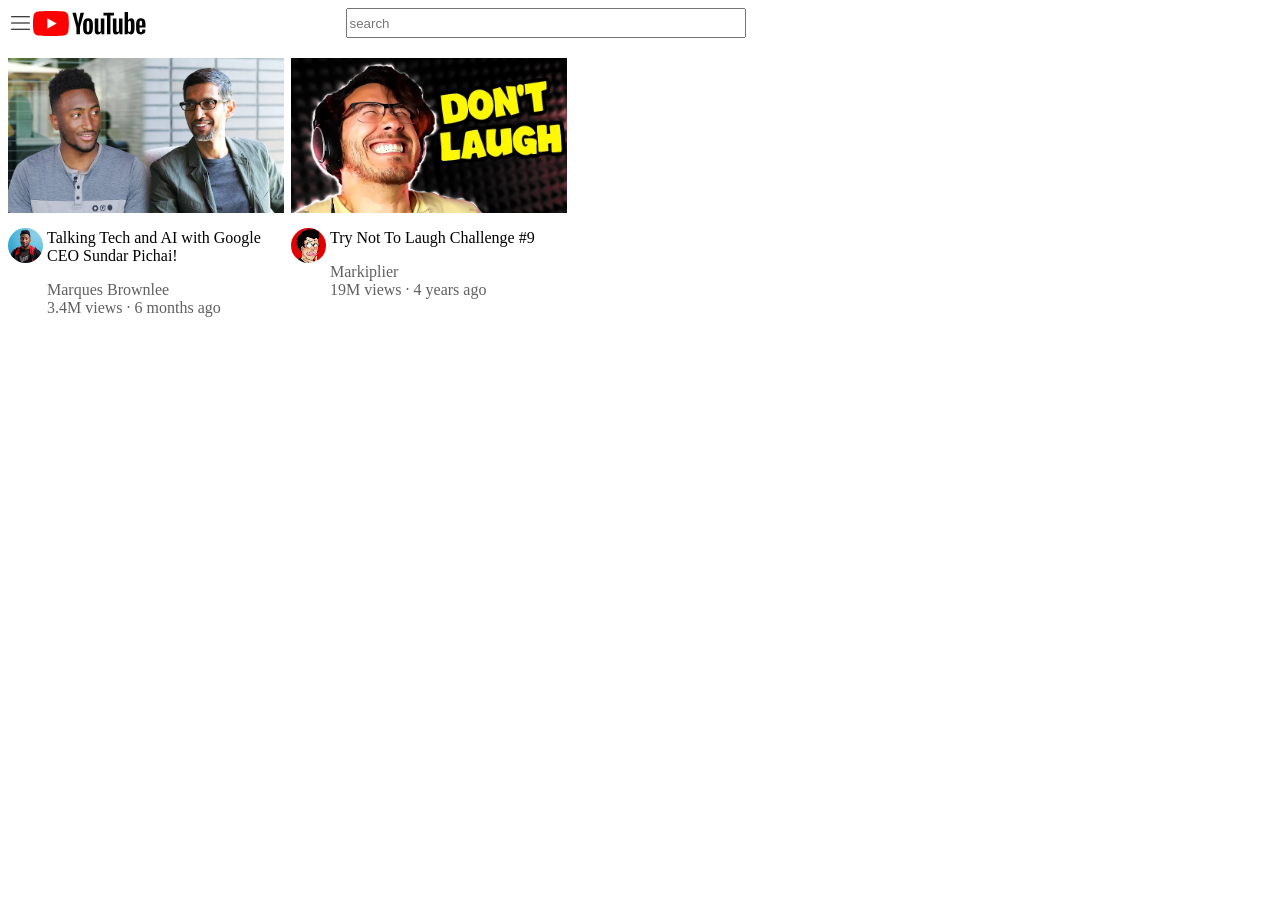
<file: index.html>
<html>
<head>
    
    <title>Portfolio</title>
    <link rel="stylesheet" href="style.css">
</head>

<body >
    

<div class="header">
    <img class="lin" src="photos/hamburger-menu.svg" alt="">
    <img class="logo" src="photos/youtube-logo.svg" alt="">
    <input class="sea" type="text" placeholder="search">
</div>
<div class="video-tit">
<img class="brown" src="photos/thumbnail-1.webp" alt="">
<div class="bro">

    <img class="mar" src="photos/channel-1.jpeg" alt="">

</div>

<div class="bron">

<p class="t1">
Talking Tech and AI with Google CEO Sundar Pichai!
</p>
<p class="t12">
Marques Brownlee <br>3.4M views · 6 months ago

</p>

</div>

</div>

<div class="video-titty">
    
<img class="br" src="photos/thumbnail-2.webp" alt="">

<div class="t21">
<img class="marki" src="photos/channel-2.jpeg" alt="">
</div>

<div class="t23">

<p class="t2">


Try Not To Laugh Challenge #9

</p>
<p class="t22">

Markiplier <br>19M views · 4 years ago
</p>

</div>

</div>


</body>
</html>
</file>
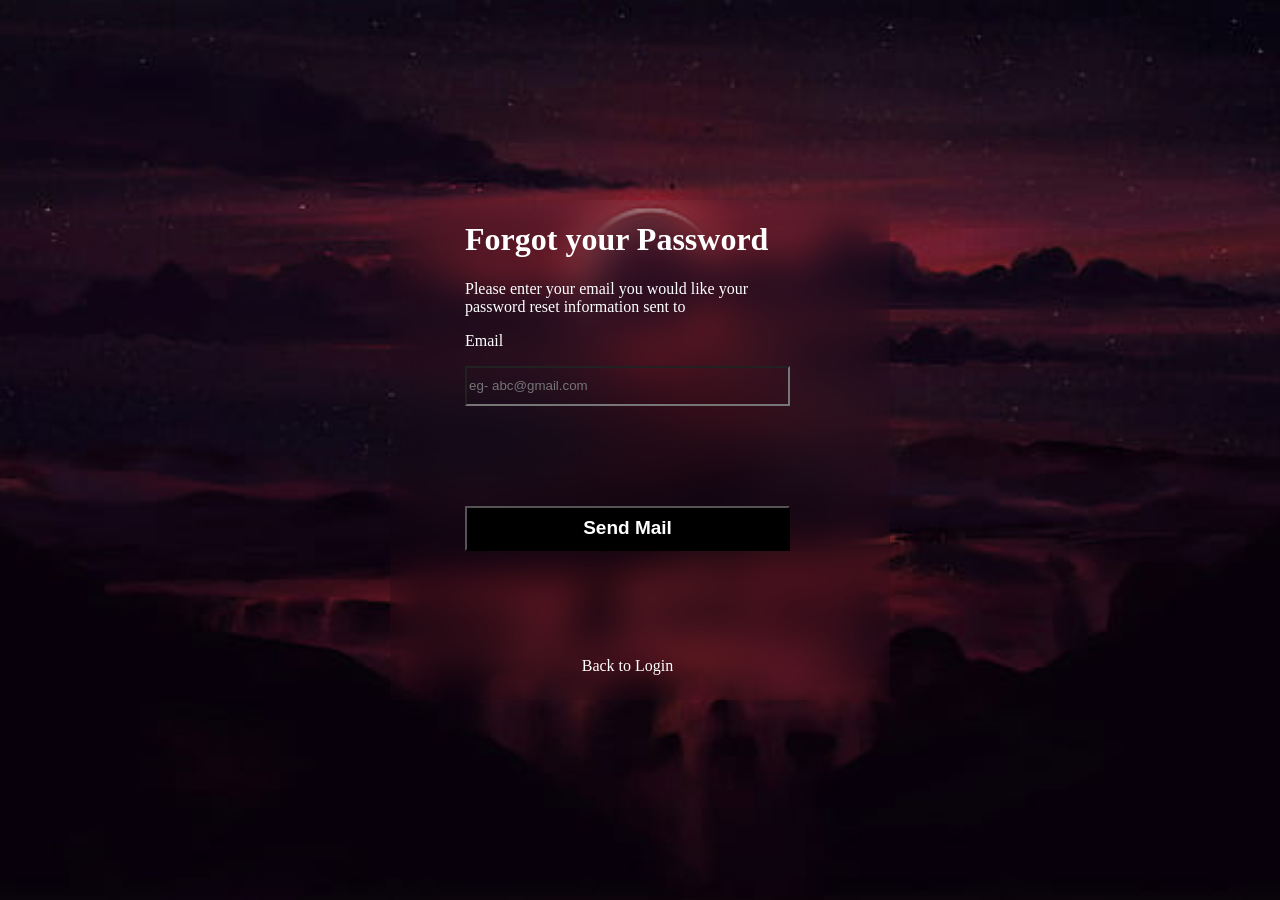
<file: EV/forgot_pass.html>
<html>
    <head>
        <title>Forgot Password</title>
    
    </head>
    <link rel="stylesheet" href="forgot.css">

    <body>
            <div class="content">
                <div class="main">
 <h1>Forgot your Password</h1>               
                 <p>Please enter your email you would like your <br>password reset information sent to </p>
                  <div>

                      <p>Email</p>
                      <input  class="email" type="text" placeholder="eg- abc@gmail.com">
                  </div>
 
                  <button class="forg">Send Mail</button>
                      
                  <div class="end">
                  <p>Back to <a class="log" href="loginpage.html">Login</a></p>

                  </div>
               

                </div>
              </div>   
            
    </body>
</html>
</file>
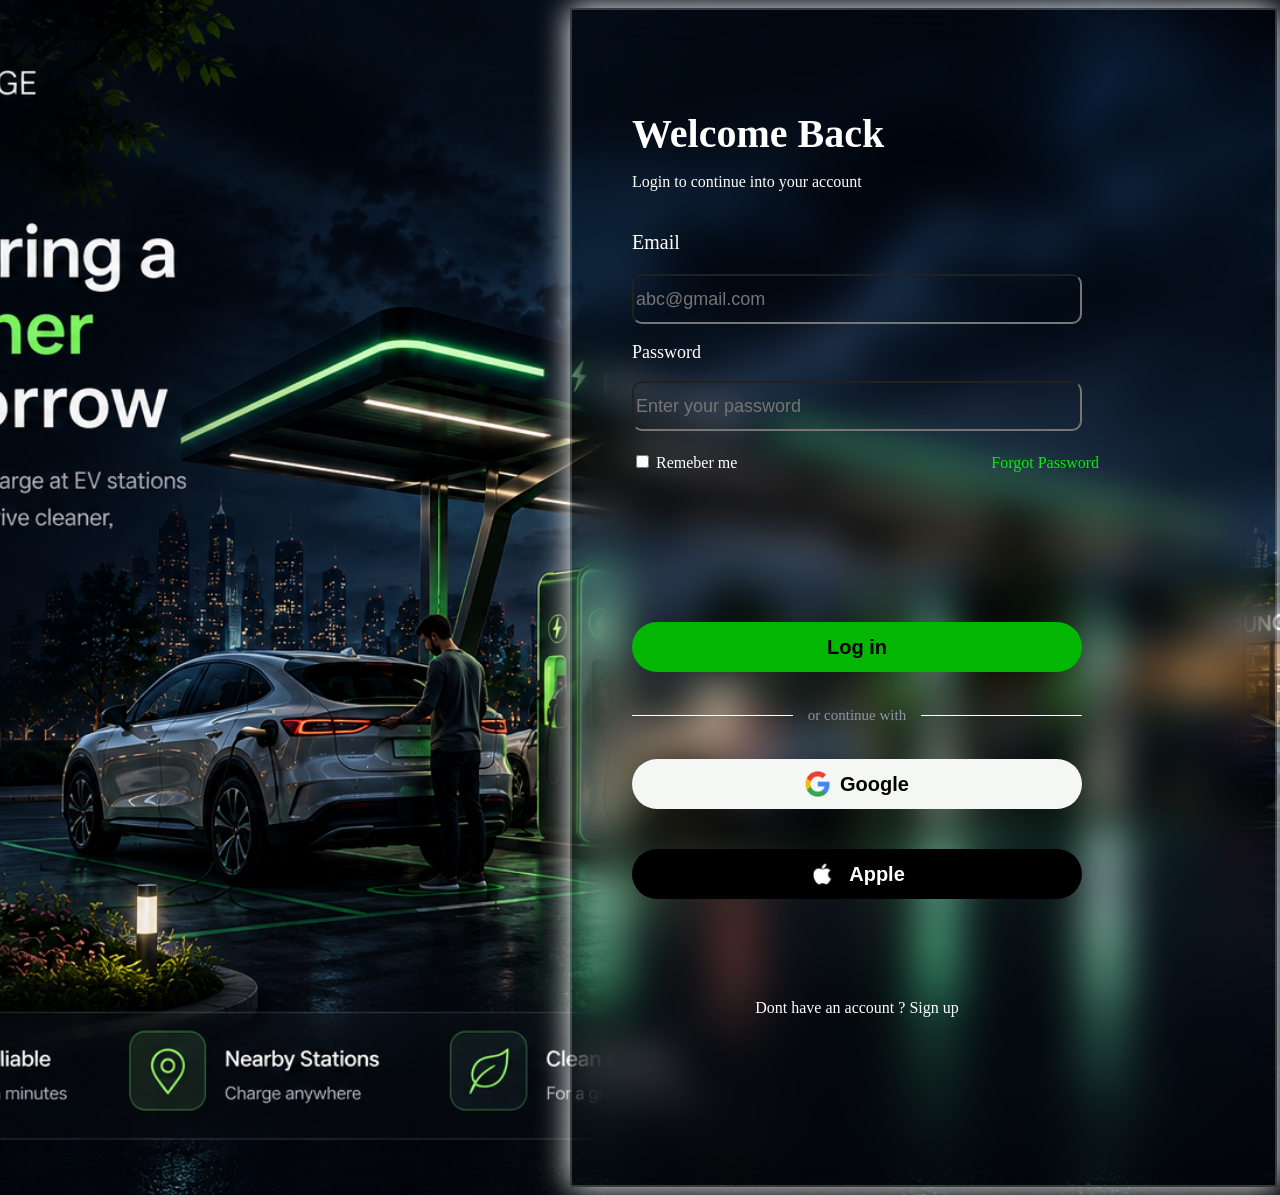
<file: EV/loginpage.html>
<html>
    <head>
        <title>Login</title>
        <link rel="stylesheet" href="login_page.css">
    </head>
    <body>
        <div class="form">
            <div class="cont">
              <h1 class="head">Welcome Back</h1>
            <p>Login to continue into your account</p>

       <!-- email/phone input -->
            <div class="email">
                <p>Email</p>
                <input class="emai" type="text" placeholder="abc@gmail.com">
            </div>

             <!-- password input -->
            <div class="pass">
                 <p>Password</p>
                 <input class="pass" type="password" placeholder="Enter your password">
                 
            </div>

             <!-- options-->
              <div class="options">
                 
                <input  type="checkbox"> <span>Remeber me</span>
                <a class="forgot" href="forgot_pass.html">Forgot Password</a>
              </div>



               <!-- Login button-->
              <button  class="logBut">Log in</button>

              <div class="divider">
                <span>
                </span>
                <p>or continue with</p>
                <span></span>
              </div>
              
                <!-- other login options-->

                <div class="other">
                        <div>
                      <button class="google"><img class="goog" src="photos/google.png" alt="">Google</button>
                    </div>
                <div>
                       <button class="apple"><img class="app" src="photos/apple.png" alt="">Apple</button>
                </div>

                </div>
                
                <div class="end">
                   
                   <p>Dont have an account ? <a class="sig" href="signup.html">Sign up</a></p>

                </div>
                
                
            </div>
            

        </div>
    </body>
</html>
</file>
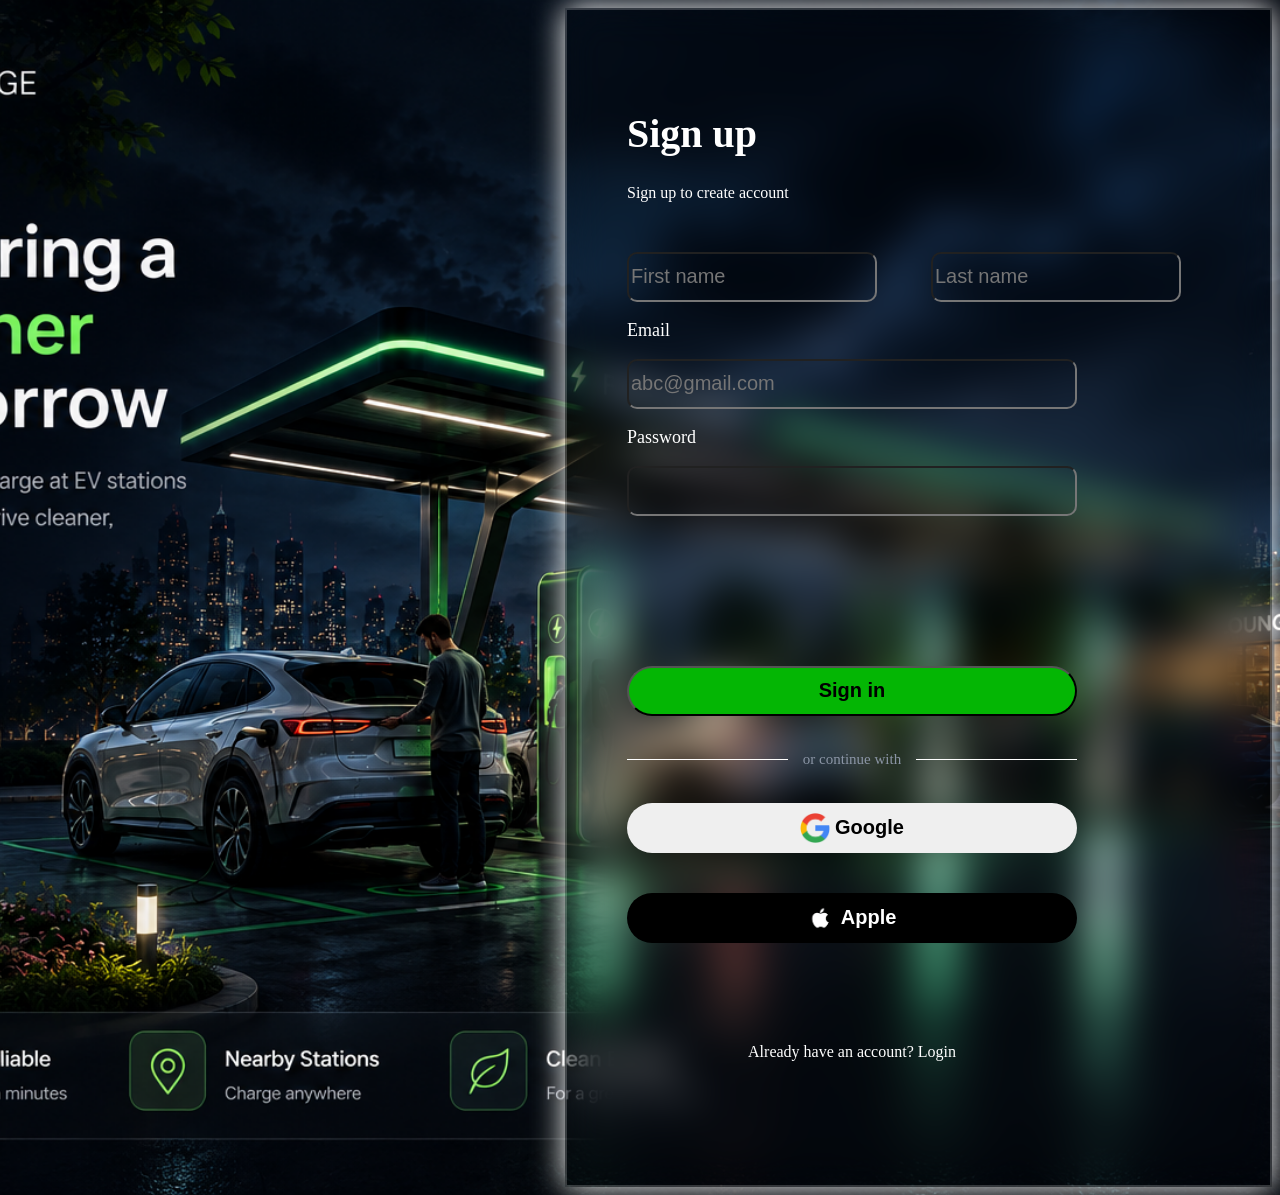
<file: EV/signup.html>
<html>
    <head>
        <title>Sign up</title>
        <link rel="stylesheet" href="signup.css">
    </head>
    <body>
        <div class="form">
           <div class="one">
             
             <div class="headd">
            <h1 class="head">
                Sign up
            </h1>
            <p>Sign up  to create account </p>
           </div>
           
           
           <div class="cred">
            <input class="first" type="text" placeholder="First name">
            <input class="second" type="text" placeholder="Last name">
           </div>
           
           
           <div>
               <p class="e">Email</p>
               <input class="mail" type="text" placeholder="abc@gmail.com">

           </div>
              

           <div>
            <p class="p">Password</p>
            <input class="pass" type="password" >

           </div>
            
           <button class="sign">Sign in </button>    
            
           <div class="divider">
                <span>
                </span>
                <p>or continue with</p>
                <span></span>
              </div>


           <div class="google">
            <button class="googbtn"><img class="goog" src="photos/google.png" alt="">Google</button>
           </div>

           <div class="apple">
            <button class="appbtn"><img class="app" src="photos/apple.png" alt="">Apple</button>
           </div>
          <div class="end">
            <p>Already have an account? <a class="login" href="loginpage.html">Login</a></p>
          </div>
           </div>
           
           
        </div>
    </body>
</html>
</file>
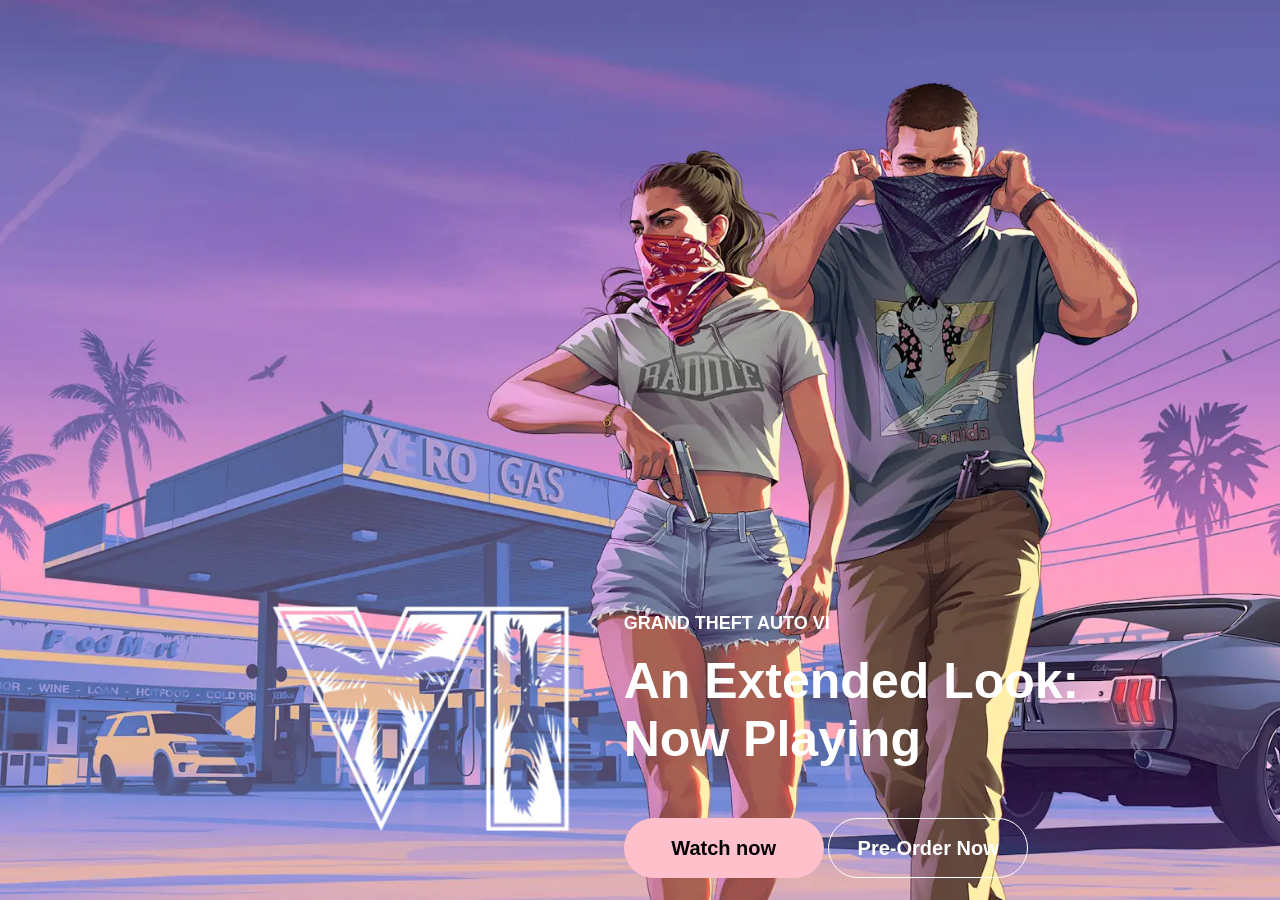
<file: GTA/drop.html>
<html>
    <head>
        <title></title>
<link rel="stylesheet" href="drop.css">
    </head>

    <body>
        <div class="logo">

            <img class="Gta" src="Photos/GTA_6Logo.png" alt="">
            <div class="text">
                <p class="Top">GRAND THEFT AUTO VI</p>
                <p class="bot">An Extended Look: Now Playing </p>
          <div class="but">

              <button class="Watch">Watch now</button>
              <button class="Order">Pre-Order Now</button>
          </div>      
          
            </div>
        </div>
    </body>
</html>
</file>
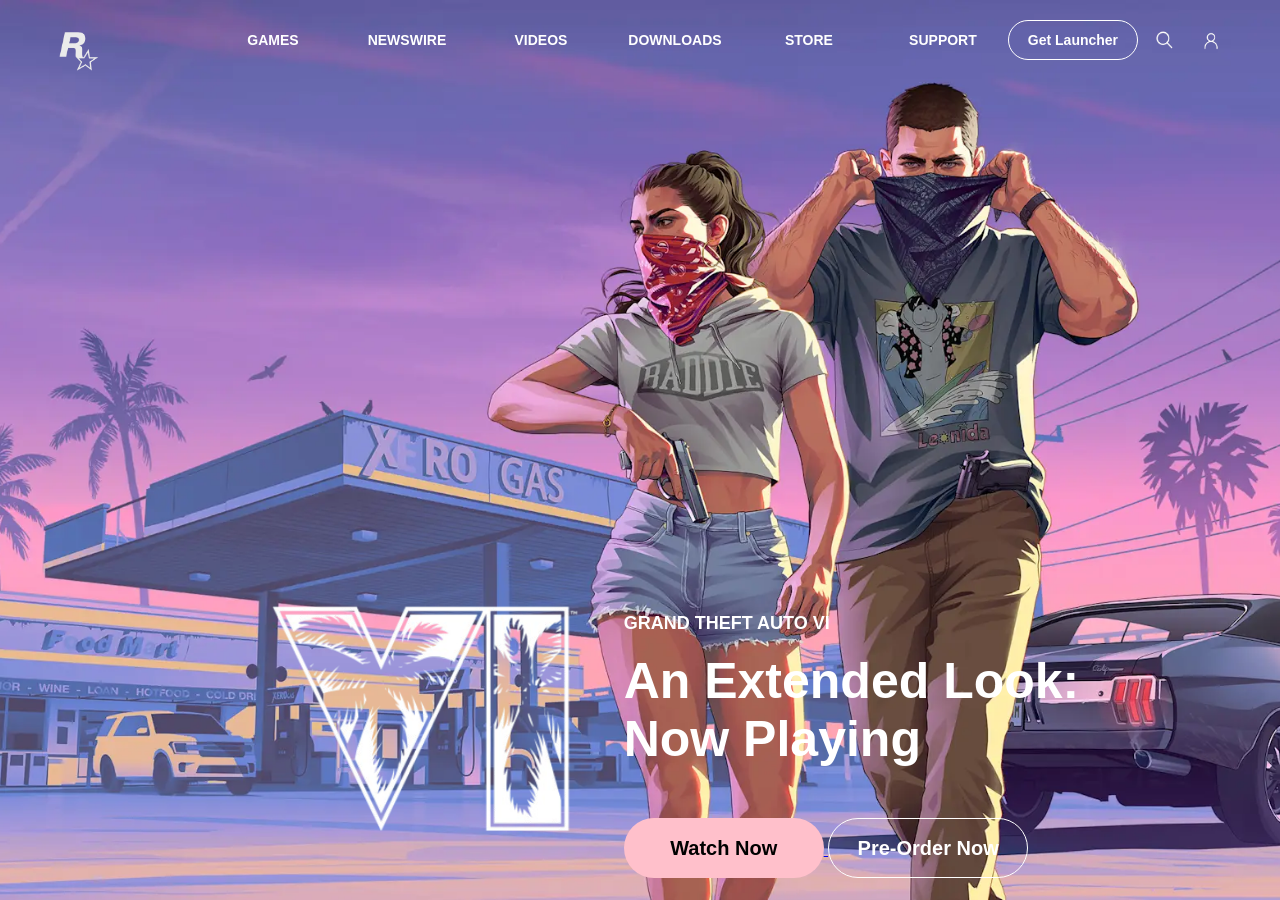
<file: GTA/first.html>
<html>
<head>
    <title>GTA</title>
    <link rel="stylesheet" href="first.css">
    <link rel="stylesheet" href="games.css">
    <link rel="stylesheet" href="drop.css">
</head>

<body>

    <!-- Hidden checkbox used to open and close the Games curtain -->
    <input type="checkbox" id="games-toggle">


    <!-- =========================
         HEADER
         ========================= -->

    <div class="head">

        <!-- Rockstar Logo -->
        <div class="rock">
            <img class="rockk" src="Photos/logo.png">
        </div>


        <!-- Navigation Buttons -->
        <div class="buttons">

            <!-- GAMES BUTTON -->
            <label for="games-toggle" class="B1">
                GAMES
            </label>

            <button class="B2">NEWSWIRE</button>

            <button class="B3">VIDEOS</button>

            <button class="B4">DOWNLOADS</button>


            <!-- STORE -->
            <a class="store"
               href="https://support.rockstargames.com/">

                <button class="B5">STORE</button>

            </a>


            <!-- SUPPORT -->
            <a class="support"
               href="https://support.rockstargames.com/">

                <button class="B6">SUPPORT</button>

            </a>

        </div>


        <!-- Right side of header -->
        <div class="C">

            <!-- Get Launcher -->
            <a href="https://socialclub.rockstargames.com/rockstar-games-launcher">

                <div class="but2">

                    <button class="launch">
                        Get Launcher
                    </button>

                </div>

            </a>


            <!-- Search -->
            <div class="C1">

                <button class="search">

                    <img class="sear"
                         src="Photos/search.png"
                         alt="Search">

                </button>

            </div>


            <!-- Profile -->
            <div class="C2">

                <button class="profile">

                    <img class="prof"
                         src="Photos/profile.png"
                         alt="Profile">

                </button>

            </div>

        </div>

    </div>



    <!-- =========================
         GAMES CURTAIN
         ========================= -->

    <div class="games-curtain">


        <div class="content">


            <!-- Heading -->
            <div class="heading">

                <p>Featured Games</p>


                <div class="arr">

                    <button class="view">

                        View All

                        <img class="arrow"
                             src="Photos/arrow.png"
                             alt="Arrow">

                    </button>

                </div>

            </div>



            <!-- Game Cards -->
            <div class="tab">

                <img class="A"
                     src="Photos/GTA6.webp">

                <img class="A"
                     src="Photos/GTA5.webp">

                <img class="A"
                     src="Photos/Online.webp">

                <img class="A"
                     src="Photos/RDR.jpg">

                <img class="A"
                     src="Photos/RDR_1.jpg">

            </div>


        </div>


    </div>
 <div class="logo">

            <img class="Gta" src="Photos/GTA_6Logo.png" alt="">
            <div class="text">
                <p class="Top">GRAND THEFT AUTO VI</p>
                <p class="bot">An Extended Look: Now Playing </p>
          <div class="but">
               <a href="https://www.rockstargames.com/VI/an-extended-look">
                <button class="Watch">Watch Now</button>
               </a>

               <a href="https://www.rockstargames.com/VI">


                   <button class="Order">Pre-Order Now</button>

               </a>
              
          </div>      
          
            </div>
        </div>

</body>
</html>
</file>
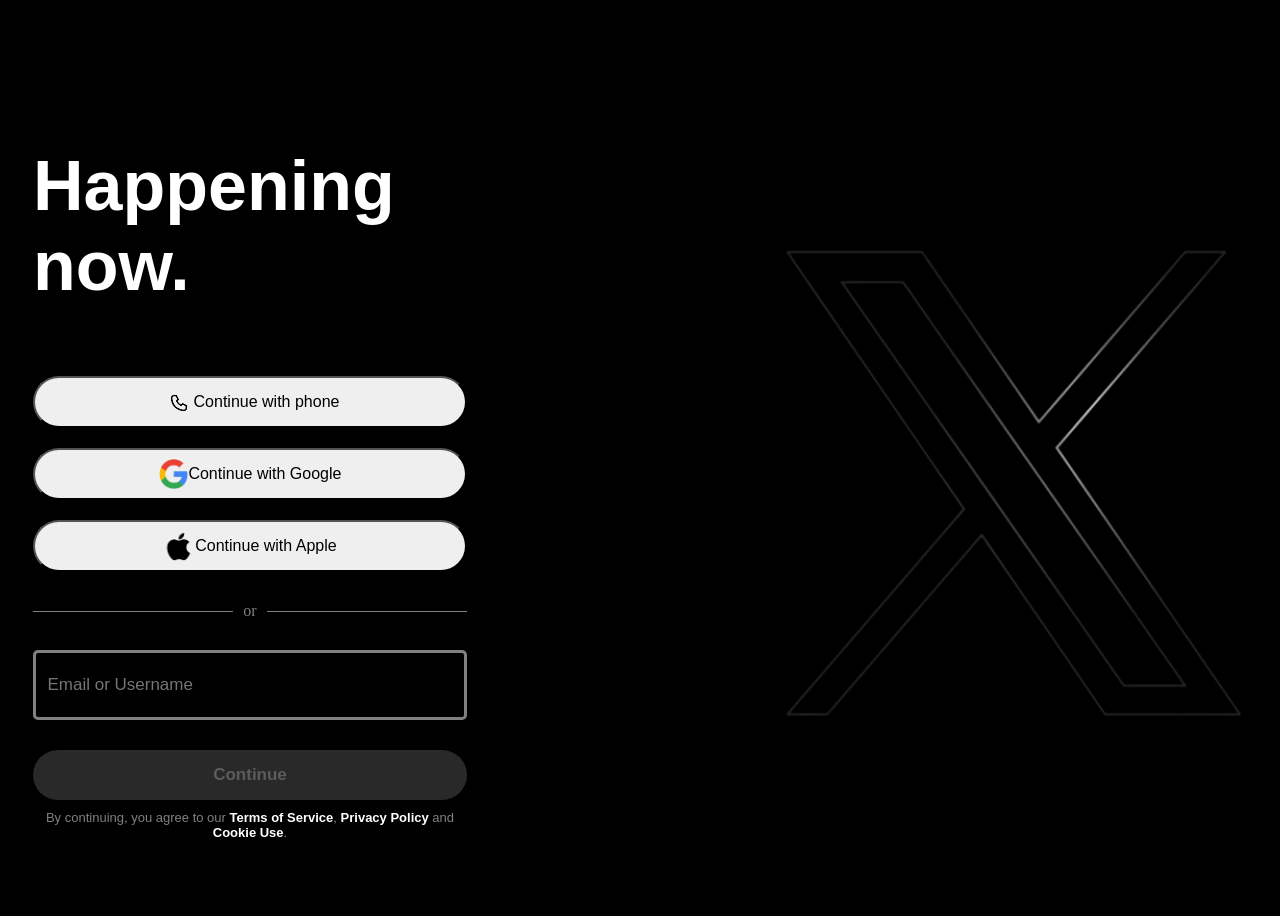
<file: X.com/front.html>
<html>
    <head>
        <title>X.com</title>
        <link rel="stylesheet" href="front.css">
    </head>
    <div class="Xcom">

        
    <div class="content">
        <p class="head">Happening <br> now.</p>
        <button class="But"><img class="phone" src="photos/phone.png" > Continue with phone</button>
        <button class="But"><img class="google" src="photos/google.png" > Continue with Google</button>
        <button class="But"><img class="apple" src="photos/apple.png" > Continue with Apple</button>
    <div class="or">
    <span>or</span>
</div>
<input class="email" type="text" placeholder="  Email or Username">
<button class="go"><center>Continue</center></button>

<div class="footer-text">
    By continuing, you agree to our
    <a href="#">Terms of Service</a>,
    <a href="#">Privacy Policy</a> and
    <a href="#">Cookie Use</a>.
</div>
    </div>

     
    <div class="Logo">

        <img class="X" src="photos/X.png" alt="">
    </div>


    </div>

    <div class="content">
   

</html>
</file>
<file: style.css>
.header {
    display: flex;
    align-items: center;
}
.logo{
    height: 25;
    cursor: pointer;
    display: inline-block;
    
}
.lin{
    height: 25;
    display: inline-block;
    cursor: pointer;
    
}

.sea{
    vertical-align: top;
    width: 400px;
    height: 30;
    align-items: center;
    margin-left: 200;
    vertical-align: top;
    display: inline-block;

}

.brown{
    height: 155;
    margin-top: 20;
    cursor: pointer;
    display: block;

}
.t1{
    width: 240;
    cursor: pointer;
}
.t12{
  
    color: rgb(96,96, 96);
}
.mar{
    border-radius: 100px;
    height: 35;
    display: block;
    margin-top: 15;
    
}
.video-tit{
    display: inline-block;
}
.video-titty{
    display: inline-block;
    vertical-align: top;

}
.t22{
      color: rgb(96,96, 96);
}
.marki{
     border-radius: 100px;
    height: 35;
    display: block;
    
}
.bro{
    display: inline-block;
    vertical-align: top;
}
.bron{
    display: inline-block;
}

.t21{
    vertical-align: top;
    display: inline-block;
    margin-top: 15;
}
.br{
      height: 155;
    margin-top: 20;
    cursor: pointer;
    display: block;
}
.t23{
    display: inline-block;
}
.t2{
    cursor: pointer;
}
</file>
<file: EV/forgot.css>
body{
        background-image: url(photos/forgot_pass.jpg);
          background-position: center;
          background-repeat: no-repeat;
          background-size: cover;  
        margin: 0;
    height: 100vh;

    display: flex;
    justify-content: center;
    align-items: center;
}

.content{
    color: white;
     width: 500;
       height: 500; 
       background: transparent;
       backdrop-filter:blur(20px);
}

.main{
    margin-left: 75;
    margin-right: 120;
}

.email{
    color: white;
    background: transparent;
    width: 325;
    height: 40;
}

.forg{
    color: white;
    margin-top: 100;
    width: 325;
    height: 45;
    font-size: 19;
    background-color: black;
    cursor: pointer;
    font-weight: bold;
       margin-bottom: 90;
}

.forg:hover{
    color: black;
    background-color: white;
}
.log{
    text-decoration: none;
    color: white;
}

.log:hover{
    text-decoration: underline;
}

.end{
    text-align: center;
    width: 325;
}
</file>
<file: EV/login_page.css>
body{
    background-image:url(photos/login2.png);
     background-size: cover;
     background-repeat: no-repeat;
     background-position: center;
     width: 80%;

    margin-left: auto;
    margin-right: 260px;
  
    width: 450px;
}

.form{
    color: white;
    width: 703;
    height: 1175;
    background: transparent;
   backdrop-filter: blur(20px);
    border: 2px solid rgba(255,255,255,.2);
    box-shadow: 0 0  30px;
}



.head{
    color: white;
    font-size: 40;
    margin-bottom: 2;
}

.email{
    font-size: 20;
    margin-top: 40;
    color: white;
}

.emai{
    border: 2;
    width: 450;
    height: 50;
    border-radius: 10px;
    background: transparent;
    color: white;
    font-size: 18;
}




.pass{
    color: white;

      border: 2;
    width: 450;
    height: 50;
    border-radius: 10px;
    background: transparent;
    color: white;
    font-size: 18;
    margin-bottom: 60;
}


.options{
    align-items: center;
    margin-bottom: 150;
}
.forgot{
    text-decoration: none;
    color: rgb(6, 235, 6);
    margin-left:250;

}

.forgot:hover{
    text-decoration: underline;
}



.divider {
    display: flex;
    align-items: center;
    gap: 15px;
    margin: 35px 0;
    width: 450px;
}

.divider span {
    flex: 1;
    height: 1px;
    background-color: white;
}

.divider p {
   
    color: #8b95a5;
    font-size: 15px;
    margin: 0;
    white-space: nowrap;
}


.google{
margin-bottom: 40;
cursor: pointer;

    width: 450;
    height: 50;
    border: none;
    border-radius: 30px;
    background-color: rgb(244, 247, 244);
    font-size: 20;
    font-weight: bold;
      align-items: center;
      font-size: 20;
       display: flex;
    align-items: center;
    justify-content: center;
    gap: 5px;

    }




.apple{
    margin-bottom: 100;
cursor: pointer;

  cursor: pointer;
    width: 450;
    height: 50;
    border: none;
    border-radius: 30px;
    background-color: rgb(0, 0, 0);
    font-size: 20;
    font-weight: bold;
      align-items: center;
      font-size: 20;
      color: white;


    display: flex;
    align-items: center;
    justify-content: center;
    gap: 5px;

}
.goog{/* =========================================
   RESET
   ========================================= */

/*
    The * selector applies to every element.

    box-sizing: border-box makes width and height
    calculations easier.
*/
* {
    box-sizing: border-box;
}


/* =========================================
   BODY
   ========================================= */

body {

    /*
        Remove the browser's default margin.
    */
    margin: 0;

    /*
        Make the body fill the entire screen.
    */
    min-height: 100vh;

    /*
        Center the login box horizontally
        and vertically.
    */
    display: flex;

    justify-content: center;
    align-items: center;


    /*
        Background image.
    */
    background-image: url("photos/login2.png");

    /*
        Make the image cover the entire screen.
    */
    background-size: cover;

    /*
        Prevent the image from repeating.
    */
    background-repeat: no-repeat;

    /*
        Keep the center of the image visible.
    */
    background-position: center;


    /*
        Use a clean font.
    */
    font-family: Arial, sans-serif;

    /*
        Default text color.
    */
    color: white;

}


/* =========================================
   MAIN GLASS LOGIN BOX
   ========================================= */

.form {

    /*
        Width of the glass box.
    */
    width: 550px;


    /*
        Minimum height.

        We use min-height instead of forcing
        a very large height.
    */
    min-height: 700px;


    /*
        Transparent white background.

        The transparency allows the background
        image to be visible through the box.
    */
    background: rgba(255, 255, 255, 0.10);


    /*
        THIS IS THE IMPORTANT GLASS EFFECT.

        backdrop-filter blurs whatever is
        BEHIND the box.
    */
    backdrop-filter: blur(20px);

    /*
        Safari support.
    */
    -webkit-backdrop-filter: blur(20px);


    /*
        Thin white transparent border.

        This gives the glass a visible edge.
    */
    border: 2px solid rgba(255, 255, 255, 0.20);


    /*
        Soft shadow around the glass box.
    */
    box-shadow:
        0 0 30px rgba(0, 0, 0, 0.25);


    /*
        Rounded corners.
    */
    border-radius: 25px;


    /*
        Prevent content from going outside
        the rounded corners.
    */
    overflow: hidden;

}


/* =========================================
   CONTENT INSIDE FORM
   ========================================= */

.cont {

    /*
        Space between the content and
        the edges of the glass box.
    */
    padding: 45px 50px;

}


/* =========================================
   HEADING
   ========================================= */

.head {

    /*
        Heading color.
    */
    color: white;

    /*
        Font size.
    */
    font-size: 40px;

    /*
        Remove unnecessary default margin.
    */
    margin: 0 0 5px 0;

}


/* =========================================
   SUBTITLE
   ========================================= */

.subtitle {

    /*
        Slightly transparent white.
    */
    color: rgba(255, 255, 255, 0.75);

    /*
        Font size.
    */
    font-size: 16px;

    /*
        Space below subtitle.
    */
    margin-top: 0;

}


/* =========================================
   EMAIL SECTION
   ========================================= */

.email-section {

    /*
        Space above email section.
    */
    margin-top: 35px;

}


/*
    Email text.
*/
.email-label {

    color: white;

    font-size: 18px;

    margin-bottom: 8px;

}


/*
    Email input.
*/
.email-input {

    /*
        Width of input.
    */
    width: 100%;

    /*
        Height of input.
    */
    height: 50px;

    /*
        Transparent background.

        This allows the glass background
        to remain visible.
    */
    background: rgba(255, 255, 255, 0.08);

    /*
        White transparent border.
    */
    border: 2px solid rgba(255, 255, 255, 0.25);

    /*
        Rounded corners.
    */
    border-radius: 10px;

    /*
        Text color.
    */
    color: white;

    /*
        Input font size.
    */
    font-size: 17px;

    /*
        Space inside the input.
    */
    padding: 0 15px;

    /*
        Remove default outline.
    */
    outline: none;

}


/*
    Change border when the user clicks
    inside the email input.
*/
.email-input:focus {

    border-color: rgba(255, 255, 255, 0.7);

}


/*
    Placeholder text.
*/
.email-input::placeholder {

    color: rgba(255, 255, 255, 0.65);

}


/* =========================================
   PASSWORD SECTION
   ========================================= */

.password-section {

    margin-top: 25px;

}


/*
    Password label.
*/
.password-label {

    color: white;

    font-size: 18px;

    margin-bottom: 8px;

}


/*
    Password input.
*/
.password-input {

    width: 100%;

    height: 50px;

    background: rgba(255, 255, 255, 0.08);

    border: 2px solid rgba(255, 255, 255, 0.25);

    border-radius: 10px;

    color: white;

    font-size: 17px;

    padding: 0 15px;

    outline: none;

}


/*
    Password input when selected.
*/
.password-input:focus {

    border-color: rgba(255, 255, 255, 0.7);

}


/*
    Password placeholder.
*/
.password-input::placeholder {

    color: rgba(255, 255, 255, 0.65);

}


/* =========================================
   REMEMBER ME + FORGOT PASSWORD
   ========================================= */

.options {

    /*
        Put remember me and forgot password
        on the same line.
    */
    display: flex;

    justify-content: space-between;

    align-items: center;

    /*
        Space above and below.
    */
    margin-top: 20px;

    margin-bottom: 30px;

}


/*
    Remember me section.
*/
.remember {

    display: flex;

    align-items: center;

    gap: 7px;

    font-size: 14px;

}


/*
    Forgot password link.
*/
.forgot {

    color: rgb(6, 235, 6);

    text-decoration: none;

    font-size: 14px;

}


/*
    Underline when mouse is over
    forgot password.
*/
.forgot:hover {

    text-decoration: underline;

}


/* =========================================
   LOGIN BUTTON
   ========================================= */

.logBut {

    /*
        Full width.
    */
    width: 100%;

    height: 50px;

    /*
        Remove default button border.
    */
    border: none;

    /*
        Rounded button.
    */
    border-radius: 30px;

    /*
        Green background.
    */
    background-color: rgb(4, 182, 4);

    /*
        White text.
    */
    color: white;

    /*
        Text size.
    */
    font-size: 20px;

    /*
        Bold text.
    */
    font-weight: bold;

    /*
        Mouse pointer.
    */
    cursor: pointer;

    /*
        Smooth animation.
    */
    transition: 0.3s;

}


/*
    Login button hover effect.
*/
.logBut:hover {

    background-color: rgb(6, 235, 6);

    /*
        Slightly increase the button size.
    */
    transform: translateY(-2px);

}


/* =========================================
   DIVIDER
   ========================================= */

.divider {

    /*
        Put lines and text in one row.
    */
    display: flex;

    /*
        Vertically center everything.
    */
    align-items: center;

    /*
        Space between lines and text.
    */
    gap: 15px;

    /*
        Space above and below divider.
    */
    margin: 35px 0;

    /*
        Full available width.
    */
    width: 100%;

}


/*
    Horizontal lines.
*/
.divider span {

    /*
        Each line takes equal space.
    */
    flex: 1;

    height: 1px;

    /*
        Transparent white line.
    */
    background-color: rgba(255, 255, 255, 0.35);

}


/*
    "or continue with" text.
*/
.divider p {

    color: #c1c7d0;

    font-size: 14px;

    margin: 0;

    /*
        Prevent text from wrapping.
    */
    white-space: nowrap;

}


/* =========================================
   GOOGLE LOGIN
   ========================================= */

.other {

    /*
        Put Google and Apple buttons
        vertically.
    */
    display: flex;

    flex-direction: column;

    gap: 15px;

}


/*
    Container where Google's official
    button will be inserted.
*/
.google-container {

    /*
        Full available width.
    */
    width: 100%;

    /*
        Center Google's button.
    */
    display: flex;

    justify-content: center;

}


/*
    IMPORTANT:

    Google creates its own button.

    We should NOT try to recreate Google's
    internal button styling because Google
    controls the authentication UI.
*/


/* =========================================
   APPLE BUTTON
   ========================================= */

.apple {

    width: 100%;

    height: 50px;

    border: none;

    border-radius: 30px;

    background-color: black;

    color: white;

    font-size: 20px;

    font-weight: bold;

    cursor: pointer;

    /*
        Put Apple logo and text side-by-side.
    */
    display: flex;

    align-items: center;

    justify-content: center;

    gap: 8px;

}


/*
    Apple logo.
*/
.app {

    width: 25px;

    height: 25px;

    object-fit: contain;

}


/*
    Apple button hover.
*/
.apple:hover {

    background-color: #222;

}


/* =========================================
   SIGN UP SECTION
   ========================================= */

.end {

    /*
        Center the text.
    */
    text-align: center;

    /*
        Space above the section.
    */
    margin-top: 35px;

    /*
        Slightly transparent text.
    */
    color: rgba(255, 255, 255, 0.8);

}


/*
    Sign up link.
*/
.sig {

    color: white;

    font-weight: bold;

    text-decoration: none;

}


/*
    Sign up hover.
*/
.sig:hover {

    text-decoration: underline;

}
    width: 25 ;
    margin-right: 5;

    
}


.sig{
    color: white;
    text-decoration: none;
}

.sig:hover{
    text-decoration: underline;
}

.logBut{
    cursor: pointer;
    width: 450;
    height: 50;
    border: none;
    border-radius: 30px;
    background-color: rgb(4, 182, 4);
    font-size: 20;
    font-weight: bold;
}

.logBut:hover{

    cursor: pointer;
    width: 450;
    height: 60;
    border: none;
    border-radius: 30px;
    background-color: rgb(6, 235, 6);
    font-size: 20;
    font-weight: bold;
    transition: .4s;
}

.cont{
    margin-left: 60;
    margin-top: 100;
}

.app{
      width: 30 ;
    margin-right: 5;

}

.google:hover{
    color: white;
    background-color: black;
}

.end {
    text-align: center;
    width: 450px;
}
</file>
<file: EV/signup.css>
body{
    background-image: url(photos/login2.png);
    background-repeat: no-repeat;
    background-size: cover;
    background-position: center;
}

.form{
    color: white;
    margin-left :auto ;
    width: 450;
    padding-top: 0;

    background-color: transparent;
    backdrop-filter: blur(20px);
    border: 2px solid rgba(255,255,255,.2);
    box-shadow: 0 0  30px;
    width: 703;
    height: 1175;
}
.head{
    font-size:40 ;
}

.login{
    color: white;
    text-decoration: none;
}

.login:hover{
    text-decoration: underline;
}

.one{
    margin-left: 60;
    margin-top: 100;
}


.cred{
    margin-top: 50;
    
}

.first{
    color: white;
    background: transparent;
    width: 250;
    margin-right: 50;
    height: 50;
    border-radius: 10px;
    font-size: 20;
}

.second{
    color: white;
    background: transparent;
    width: 250;
    height: 50;
    border-radius: 10px;
    font-size: 20;
}

.mail{
       background: transparent;
    width: 450;
    height: 50;
    border-radius: 10px;
    font-size: 20;
    color: white;
}

.pass{
       background: transparent;
    width: 450;
    height: 50;
    border-radius: 10px;
    font-size: 20;
    margin-bottom: 60;
    color: white;
}

.sign{
       width: 450;
    height: 50;
    border-radius: 30px;
    font-size: 20;
    margin-top:90 ;
    background-color:  rgb(4, 182, 4);
    font-weight: bold;
    cursor: pointer;
}

.sign:hover{
   background-color:  rgb(6, 235, 6);
    height: 60;
    transition: .4s;
}
.divider {
    display: flex;
    align-items: center;
    gap: 15px;
    margin: 35px 0;
    width: 450px;
}

.divider span {
    flex: 1;
    height: 1px;
    background-color: white;
}

.divider p {
   
    color: #8b95a5;
    font-size: 15px;
    margin: 0;
    white-space: nowrap;
}




.google{

    margin-bottom: 40;
  

}

.goog{
    height: 30;
}

.googbtn{
  width: 450;
    height: 50;
    border-radius: 30px;
    font-size: 20;
        cursor: pointer;
    display: flex;
    align-items: center;
    justify-content: center;
    gap: 5px;
    font-weight: bold;
    border: none;
}

.googbtn:hover{
    background-color: black;
    color: white;
}


.apple{
margin-bottom: 100;
}

.app{

height: 30;
}

.appbtn{
background-color: black;
color: white;
 width: 450;
    height: 50;
    border-radius: 30px;
    font-size: 20;
     font-weight: bold;
    
    display: flex;
    align-items: center;
    justify-content: center;
    gap: 5px;
    cursor: pointer;
    border: none;

}


.end{
    text-align: center;
    width: 450;
}

.e{
    font-size: 18;
}

.p{
    font-size: 18;
}
</file>
<file: GTA/drop.css>
body{
    background-image: url(Photos/background.webp);
    background-position: center;
    background-repeat: no-repeat;
    background-size: cover;
}


.logo{
    display: flex;
    position: absolute;
    bottom: 20px;
    left: 20px;
    margin-left: 230px;
    margin-right: 230px;
}


.Order{
    background: transparent;
    color: white;
    font-weight: bold;
    border-color: white;
    border: 1px solid;
    border-radius: 25px;
    border-radius: 50px;
    width: 200;
    font-size: 20;
    height: 60;
     cursor: pointer;
     

    }
.Watch{
    background: transparent;
    color: black;
    font-weight: bold;
    background: pink;
    border: none;
    border-radius: 50px;
    width: 200;
    font-size: 20;
    height: 60;
    cursor: pointer;
   
}

.Watch:hover{
background: rgb(250, 126, 147);
transition: .7s;

}

.Order:hover{
    backdrop-filter:blur(20px);
    transition: .9s;
}
.text{
    font-family: sans-serif;
    margin-top: 15;
    color: white;
    font-weight: bold;
    width: 500;
}

.Gta{
    height: 300;
}

.Top{
    font-size: 18;

}


.Bot{
    font-size: 50;
    margin-top: 1px;
}

.Watchh{
    color:black;
    text-decoration: none;
}

.Orderr{
    color: white;
    text-decoration: none;
}
</file>
<file: GTA/first.css>
/* =========================
   BODY / BACKGROUND
   ========================= */

body {

    /* Removes default browser space */
    margin: 0;

    /* Background image */
    background-image: url(Photos/background.webp);

    /* Keeps image centered */
    background-position: center;

    /* Prevents image from repeating */
    background-repeat: no-repeat;

    /* Covers the screen */
    background-size: cover;

    /* Dark background behind the image */
   margin: 0px;

}



/* =========================
   HIDE CHECKBOX
   ========================= */

#games-toggle {

    /* We don't want the checkbox visible */
    display: none;

}



/* =========================
   ROCKSTAR LOGO
   ========================= */

.rockk {

    /* Logo height */
    height: 50px;

}


.rock {

    /* Distance from left */
    margin-left: 50px;

    /* Distance from top */
    margin-top: 20px;

    /* Space between logo and navigation */
    margin-right: 100px;

}



/* =========================
   MAIN HEADER
   ========================= */

.head {

    /* Places everything in one row */
    display: flex;

    /* Left to right */
    flex-direction: row;

    /* Vertically centers everything */
    align-items: center;

    /* Header height */
    height: 80px;

    /* Keeps header at top */
    position: fixed;

    top: 0;
    left: 0;

    /* Full width */
    width: 100%;

    /* Header stays above curtain */
    z-index: 1000;

    /* Keeps the hero image visible behind it */
    background: transparent;

}



/* =========================
   NAVIGATION
   ========================= */

.buttons {

    /* Places buttons in a row */
    display: flex;

    /* Centers buttons */
    justify-content: center;

    /* Vertically centers buttons */
    align-items: center;

    /* Small gap */
    gap: 4px;

    /* Takes remaining space */
    flex: 1;

}



/* =========================
   NAVIGATION BUTTONS
   ========================= */

.B1,
.B2,
.B3,
.B4,
.B5,
.B6 {

    /* Transparent background */
    background: transparent;

    /* White text */
    color: white;
    
        font-family: sans-serif;


    /* Bold text */
    font-weight: bold;

    /* Text size */
    font-size: 14px;

    /* Rounded corners */
    border-radius: 25px;

    /* Button height */
    height: 44px;

    /* Button width */
    width: 130px;

    /* No border */
    border: none;

    /* Hand cursor */
    cursor: pointer;

    /* Center text */
    display: flex;

    align-items: center;

    justify-content: center;

    /* Smooth hover */
    transition: 0.7s;

    /* Remove underline from label */
    text-decoration: none;

}



/* =========================
   GAMES LABEL
   ========================= */

/*
   Since GAMES is now a label instead
   of a button, we give it the same
   appearance as the other buttons.
*/

.B1 {

    /* Makes label behave like a button */
    box-sizing: border-box;

}



/* =========================
   NAVIGATION HOVER
   ========================= */

.B1:hover,
.B2:hover,
.B3:hover,
.B4:hover,
.B5:hover,
.B6:hover {

    /* Transparent white background */
    background: rgba(255, 255, 255, 0.15);

}



/* =========================
   GET LAUNCHER
   ========================= */

.but2 {

    /* No extra margin */
    margin-left: 0;

}


.launch {

    /* White border */
    border: 1px solid white;

    /* Transparent */
    background: transparent;

    /* White text */
    color: white;

    /* Rounded */
    border-radius: 25px;

    /* Text size */
    font-size: 14px;

    /* Width */
    width: 130px;

    /* Bold */
    font-weight: bold;

    /* Height */
    height: 40px;

}


.launch:hover {

    /* Slight white background */
    background: rgba(255, 255, 255, 0.15);

    /* Hand cursor */
    cursor: pointer;

    /* Smooth transition */
    transition: 0.7s;

}



/* =========================
   SEARCH + PROFILE
   ========================= */

.C {

    /* Places items next to each other */
    display: flex;

    /* Space between icons */
    gap: 10px;

    /* Vertically centers them */
    align-items: center;

    /* Pushes to right */
    margin-left: auto;

    /* Distance from right */
    margin-right: 60px;

}



/* Search button */

button.search {

    background: transparent;

    border: none;

    padding: 0;

    width: 35px;

    height: 35px;

    cursor: pointer;

}



/* Profile button */

button.profile {

    background: transparent;

    border: none;

    padding: 0;

    width: 35px;

    height: 35px;

    cursor: pointer;

}



/* Search icon */

.sear {

    height: 20px;

    cursor: pointer;

}



/* Profile icon */

.prof {

    height: 20px;

    cursor: pointer;

}



/* Search hover */

.search:hover {

    background-color: rgba(255, 255, 255, 0.15);

    border-radius: 50%;

}



/* Profile hover */

.profile:hover {

    background-color: rgba(255, 255, 255, 0.15);

    border-radius: 50%;

}



/* Store link */

.store {

    text-decoration: none;

    color: white;

    font-weight: bold;

}



/* Support link */

.support {

    text-decoration: none;

    color: white;

    font-weight: bold;

}



/* =========================
   GAMES CURTAIN
   ========================= */

.games-curtain {

    /* Fixed to the screen */
    position: fixed;

    /* Starts BELOW the header */
    top: 80px;

    left: 0;

    /* Full width */
    width: 100%;

    /* IMPORTANT:
       This prevents it from covering
       the entire screen */
    height: 510px;

    /* Dark Rockstar-style background */
    background-color: rgb(12, 11, 11);

    /* Below header */
    z-index: 900;

    /* Start above the screen */
    transform: translateY(-110%);

    /* Smooth curtain animation */
    transition: transform 0.7s cubic-bezier(0.22, 1, 0.36, 1);

    /* Keeps content inside */
    overflow: hidden;

}



/* =========================
   OPEN CURTAIN
   ========================= */

/*
   When checkbox is checked,
   move the curtain down.
*/

#games-toggle:checked ~ .games-curtain {

    transform: translateY(0);

}



/* =========================
   CONTENT INSIDE CURTAIN
   ========================= */

.games-curtain .content {

    /* Space from left */
    margin-left: 230px;

    /* Space from right */
    margin-right: 230px;

    /* Space from top */
    padding-top: 50px;

}



/* =========================
   HEADING
   ========================= */

.games-curtain .heading {

    /* White text */
    color: white;

    /* Put title and View All
       on opposite sides */
    display: flex;

    justify-content: space-between;

    align-items: center;

    /* Font */
    font-family: Arial, sans-serif;

    /* Size */
    font-size: 29px;

    /* Bold */
    font-weight: bold;

}



/* =========================
   GAME CARDS
   ========================= */

.games-curtain .tab {

    /* Cards in one row */
    display: flex;

    /* Vertically centered */
    align-items: center;

    /* Spread cards */
    justify-content: space-between;

    /* Space between cards */
    gap: 20px;

}



/* =========================
   INDIVIDUAL CARD
   ========================= */

.games-curtain .A {

    /* Card height */
    height: 275px;

    /* Card width */
    width: 225px;

    /* Rounded corners */
    border-radius: 5px;

}



/* =========================
   VIEW ALL BUTTON
   ========================= */

.view {

    /* Font */
    font-family: Arial, sans-serif;

    /* Size */
    font-size: 18px;

    /* Bold */
    font-weight: bold;

    /* Transparent */
    background: transparent;

    /* White */
    color: white;

    /* No border */
    border: none;

    /* Hand cursor */
    cursor: pointer;

    /* Height */
    height: 50px;

    /* Align items */
    display: flex;

    align-items: center;

    justify-content: center;

}



/* View All hover */

.view:hover {

    background-color: rgba(255, 255, 255, 0.15);

    border-radius: 25px;

}



/* =========================
   ARROW
   ========================= */

.arrow {

    /* Width */
    width: 20px;

    /* Height */
    height: 20px;

    /* Space between text and arrow */
    margin-left: 20px;

}
</file>
<file: GTA/games.css>
body{
    margin: 0px;
}
.content {
    margin-left: 230px;
    margin-right: 230px;
    animation: dropCurtain 1.2s cubic-bezier(0.22, 1, 0.36, 1);

}


@keyframes dropCurtain {

    from {
        transform: translateY(-50%);
    }

    to {
        transform: translateY(0);
    }

}
.heading {
    color: white;
    display: flex;
    align-items: center;
    justify-content: space-between;
}

.tab {
    display: flex;
    align-items: center;
    justify-content: space-between;
    gap: 20px;
}


.A{
    height: 275px;
    width:225px ;
    border-radius: 5px;
}

.heading{
    font-family: Arial, sans-serif;
    font-size: 29;
    font-weight: bold;
}

.view{
font-family: Arial, sans-serif;
font-size: 18;
font-weight: bold;
background: transparent;
color: white;
border: none;
cursor: pointer;
height: 50;
    display: flex;
    align-items: center;
    justify-items: center;

}

.view:hover{
      background-color:  rgba(255, 255, 255, 0.15);
 border-width: 50;
  border-radius: 25px;
}

.arrow{
    width: 20;
    height: 20;
    margin-left: 20px;
    
}

/* =========================
   BACKGROUND
   ========================= */

body {
    /* Sets the background image */
    background-image: url(Photos/background.webp);

    /* Keeps the image centered */
    background-position: center;

    /* Prevents the image from repeating */
    background-repeat: no-repeat;

    /* Makes the image cover the entire screen */
    background-size: cover;
}


/* =========================
   ROCKSTAR LOGO
   ========================= */

.rockk {
    /* Height of the Rockstar logo */
    height: 50px;
}

.rock {
    /* Moves the logo away from the left edge */
    margin-left: 50px;

    /* Moves the logo down slightly */
    margin-top: 20px;

    /* Creates space between the logo and navigation */
    margin-right: 100px;
}


/* =========================
   MAIN HEADER
   ========================= */

.head {
    /* Makes all children sit in one row */
    display: flex;

    /* Makes the direction left → right */
    flex-direction: row;

    /* Vertically centers everything */
    align-items: center;

    /* Gives the header a fixed height */
    height: 80px;
}


/* =========================
   NAVIGATION BUTTONS
   ========================= */

.buttons {
    /* Places all buttons in one row */
    display: flex;

    /* Centers the buttons horizontally
       inside the available space */
    justify-content: center;

    /* Centers the buttons vertically */
    align-items: center;

    /* Space between each button */
    gap: 4px;

    /* Makes .buttons take up the remaining
       available space in the header */
    flex: 1;
}


/* =========================
   NAVIGATION BUTTON DESIGN
   ========================= */

.B1,
.B2,
.B3,
.B4,
.B5,
.B6 {

    /* No background normally */
    background: transparent;

    /* White text */
    color: white;

    /* Makes text bold */
    font-weight: bold;

    /* Text size */
    font-size: 14px;

    /* Makes the corners rounded */
    border-radius: 25px;

    /* Height of each button */
    height: 44px;

    /* Width of each button */
    width: 130px;

    /* Removes default button border */
    border: none;

    /* Changes mouse cursor to hand */
    cursor: pointer;

    /* Makes the text centered horizontally
       and vertically */
    display: flex;
    align-items: center;
    justify-content: center;

    /* Makes hover animation smooth */
    transition: 0.7s;
}


/* =========================
   NAVIGATION HOVER
   ========================= */

.B1:hover,
.B2:hover,
.B3:hover,
.B4:hover,
.B5:hover,
.B6:hover {

    /* Slight white transparent background
       appears when mouse is over button */
    background: rgba(255, 255, 255, 0.15);
}


/* =========================
   GET LAUNCHER
   ========================= */

.but2 {
    /* No large margin needed here.
       The navigation's flex: 1 handles
       the available space. */
    margin-left: 0;
}

.launch {
    /* Thin white border */
    border: 1px solid white;

    /* Transparent background */
    background: transparent;

    /* White text */
    color: white;

    /* Rounded corners */
    border-radius: 25px;

    /* Text size */
    font-size: 14px;

    /* Button width */
    width: 130px;

    /* Bold text */
    font-weight: bold;

    /* Button height */
    height: 40px;
}


/* Launcher hover effect */

.launch:hover {
    /* Slight white background */
    background: rgba(255, 255, 255, 0.15);

    /* Hand cursor */
    cursor: pointer;

    /* Smooth transition */
    transition: 0.7s;
}


/* =========================
   SEARCH + PROFILE
   ========================= */

.C {

    /* Puts search and profile next to each other */
    display: flex;

    /* Space between search and profile */
    gap: 10px;

    /* Vertically centers both icons */
    align-items: center;

    /* Pushes this group toward the right */
    margin-left: auto;

    /* Some space from the right edge */
    margin-right: 60px;
}


/* Remove default search button styling */

button.search {
    background: transparent;
    border: none;
    padding: 0;
    width: 35px;
    height: 35px;
    cursor: pointer;
}


/* Remove default profile button styling */

button.profile {
    background: transparent;
    border: none;
    padding: 0;
    width: 35px;
    height: 35px;
    cursor: pointer;
}


/* Search icon size */

.sear {
    height: 20px;
    cursor: pointer;
}


/* Profile icon size */

.prof {
    cursor: pointer;
    height: 20px;
}




.search:hover{
  background-color:  rgba(255, 255, 255, 0.15);
 border-width: 30;
  border-radius: 50%;
}


.profile:hover{
  background-color:  rgba(255, 255, 255, 0.15);
 border-width: 30;
  border-radius: 50%;
}

.store{
    text-decoration: none;
    color: white;
    font-weight: bold;
    
}

.support{
    text-decoration: none;
    color: white;
    font-weight: bold;

}


/* Hide the checkbox */
#games-toggle {
    display: none;
}


/* Keep the header above the Games curtain */
.head {
    position: fixed;
    top: 0;
    left: 0;
    width: 100%;
    z-index: 1000;
}


/* Games dropdown */
.games-curtain {
    position: fixed;

    top: 0px;
    left: 0;

    width: 100%;
    height: 510px;

    background-color: rgb(12, 11, 11);

    z-index: 900;

    /* Start above the screen */
    transform: translateY(-110%);

    /* Smooth dropping animation */
    transition: transform 0.7s cubic-bezier(0.22, 1, 0.36, 1);

    overflow: hidden;
}


/* When GAMES is clicked */
#games-toggle:checked ~ .games-curtain {
    transform: translateY(0);
}


/* Games content */
.games-curtain .content {
    margin-left: 230px;
    margin-right: 230px;
    padding-top: 50px;

    /* Remove your old animation */
    animation: none;
}


/* Heading */
.games-curtain .heading {
    color: white;

    display: flex;
    align-items: center;
    justify-content: space-between;

    font-family: Arial, sans-serif;
    font-size: 29px;
    font-weight: bold;
}


/* Game cards */
.games-curtain .tab {
    display: flex;
    align-items: center;
    justify-content: space-between;
    gap: 20px;
}


/* Individual cards */
.games-curtain .A {
    height: 275px;
    width: 225px;

    border-radius: 5px;
}
</file>
<file: X.com/front.css>
body{
    background-color: black;
    
}
.Xcom {
    display: flex;
    align-items: center;
    justify-content: center;

    gap: 280px;

    min-height: 100vh;
}


.content {
    width: 434px;
    color: white;
}


.Logo {
    display: flex;
    align-items: center;
    justify-content: center;
}


.X {
    width: 500px;
    height: auto;
}
.head{
    font-size: 70;
    font-family: "Poppins", sans-serif;
font-weight: 700;
}

.google{
    height: 30;
}
.apple{
    height: 30;
}

.But{
    width: 434;
    margin-bottom: 20;
    border-radius: 30px;
    height: 52;
    justify-content: center;
    align-items: center;
    display: flex;
     cursor: pointer;
    font-size: 16;
}

.But:hover{
    background-color: rgb(232, 228, 228);
}

.or {
    display: flex;
    align-items: center;
    gap: 10px;
        width: 434px;
        margin-top: 30;
        color: gray;
}

.or::before,
.or::after {
    content: "";
    height: 1px;
    width: 100px;
    background: gray;
    flex: 1;
}

.email{
    background: transparent;
    border: solid;
    border-color: gray;
    width: 434px;
    height: 70px;
    font-size: 17;
    border-radius: 5px;
    font-family: "TwitterChirp", Arial, sans-serif;
    color: white;
     margin-top: 30;
}
.email:active{
    border-color: rgb(58, 120, 141);
}
.go{
    margin-top: 30;
     background: transparent;
    border: none;
    background-color: rgb(42, 41, 41);
    width: 434px;
    height: 50px;
    font-size: 17;
    border-radius: 40px;
    font-family: "TwitterChirp", Arial, sans-serif;
    color: rgb(93, 91, 91);
    font-weight: bold;
}


.footer-text {
    margin-top: 10;
    color: gray;
    background-color: black;

    text-align: center;

    font-size: 13px;
    font-family: Arial, sans-serif;

    width: 434px;
    line-height: 15px;
}

.footer-text a {
    color: white;
    font-weight: bold;
    text-decoration: none;
}
</file>
